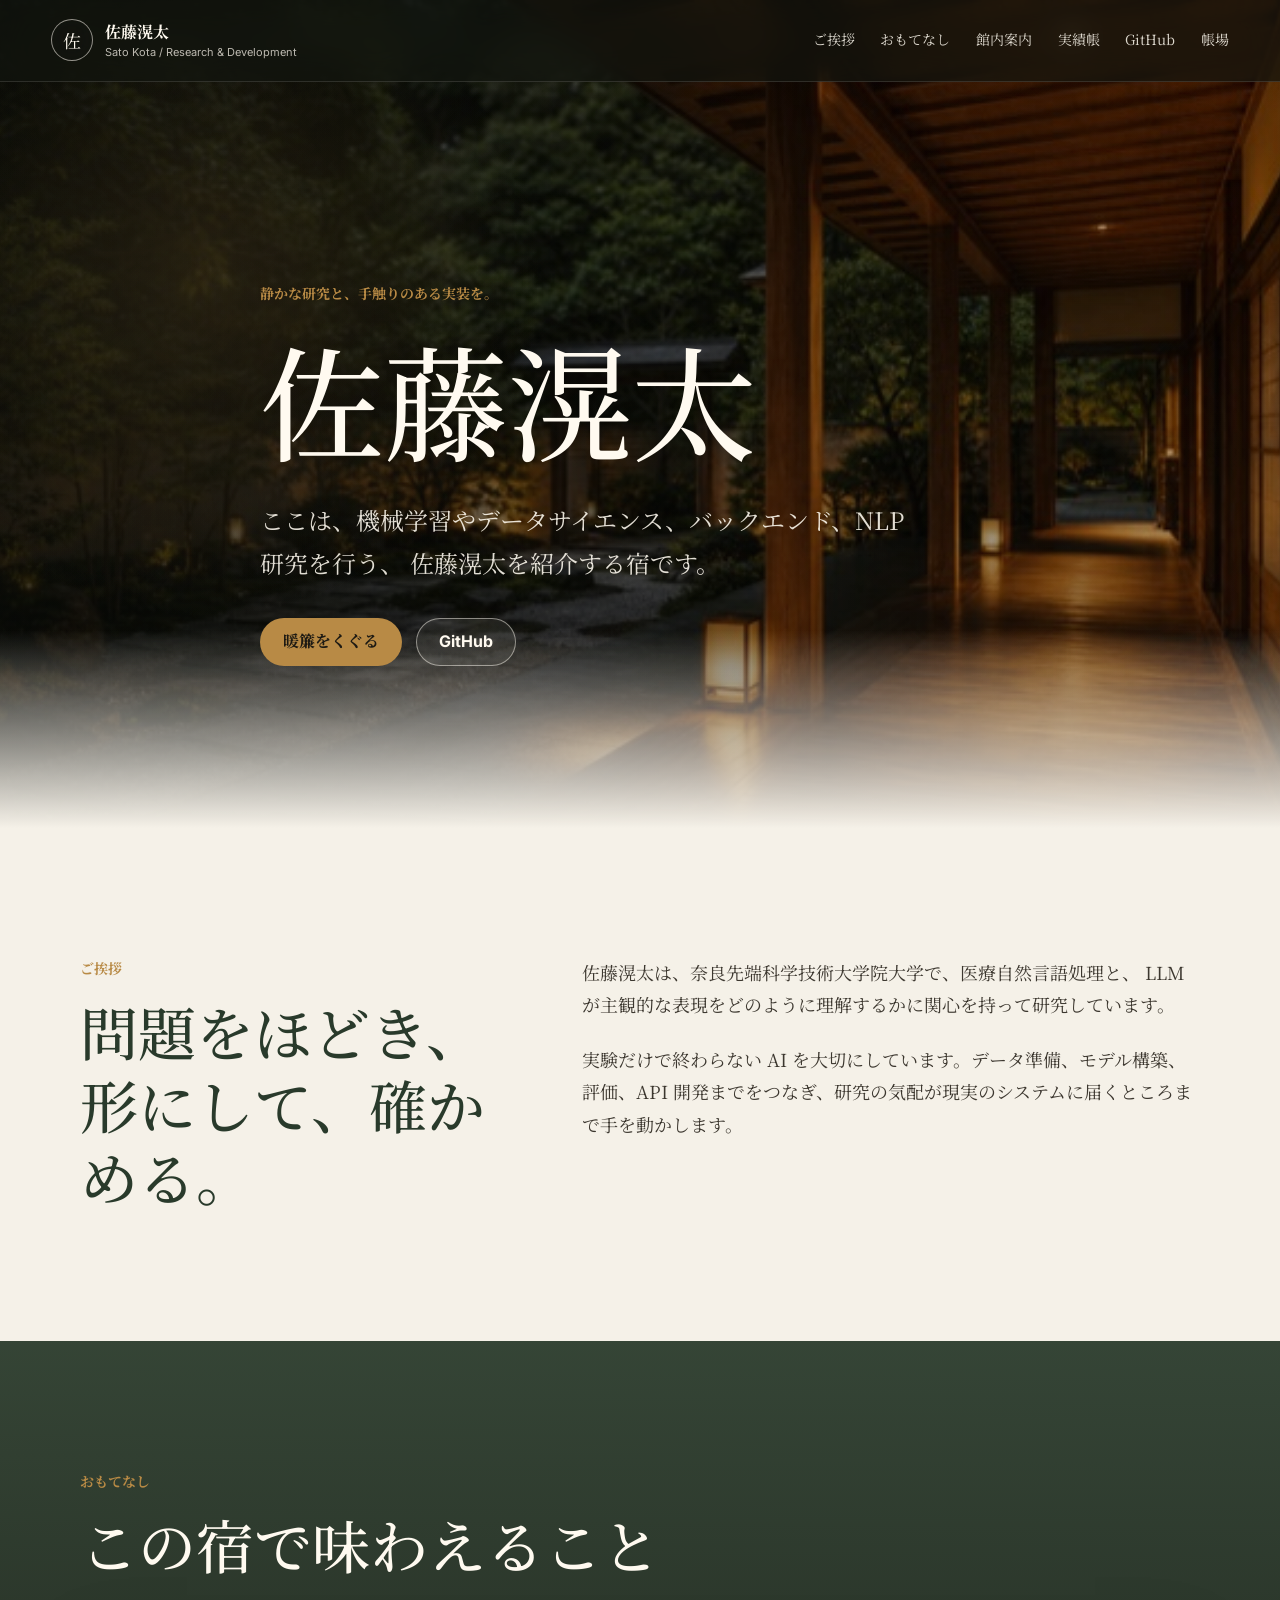
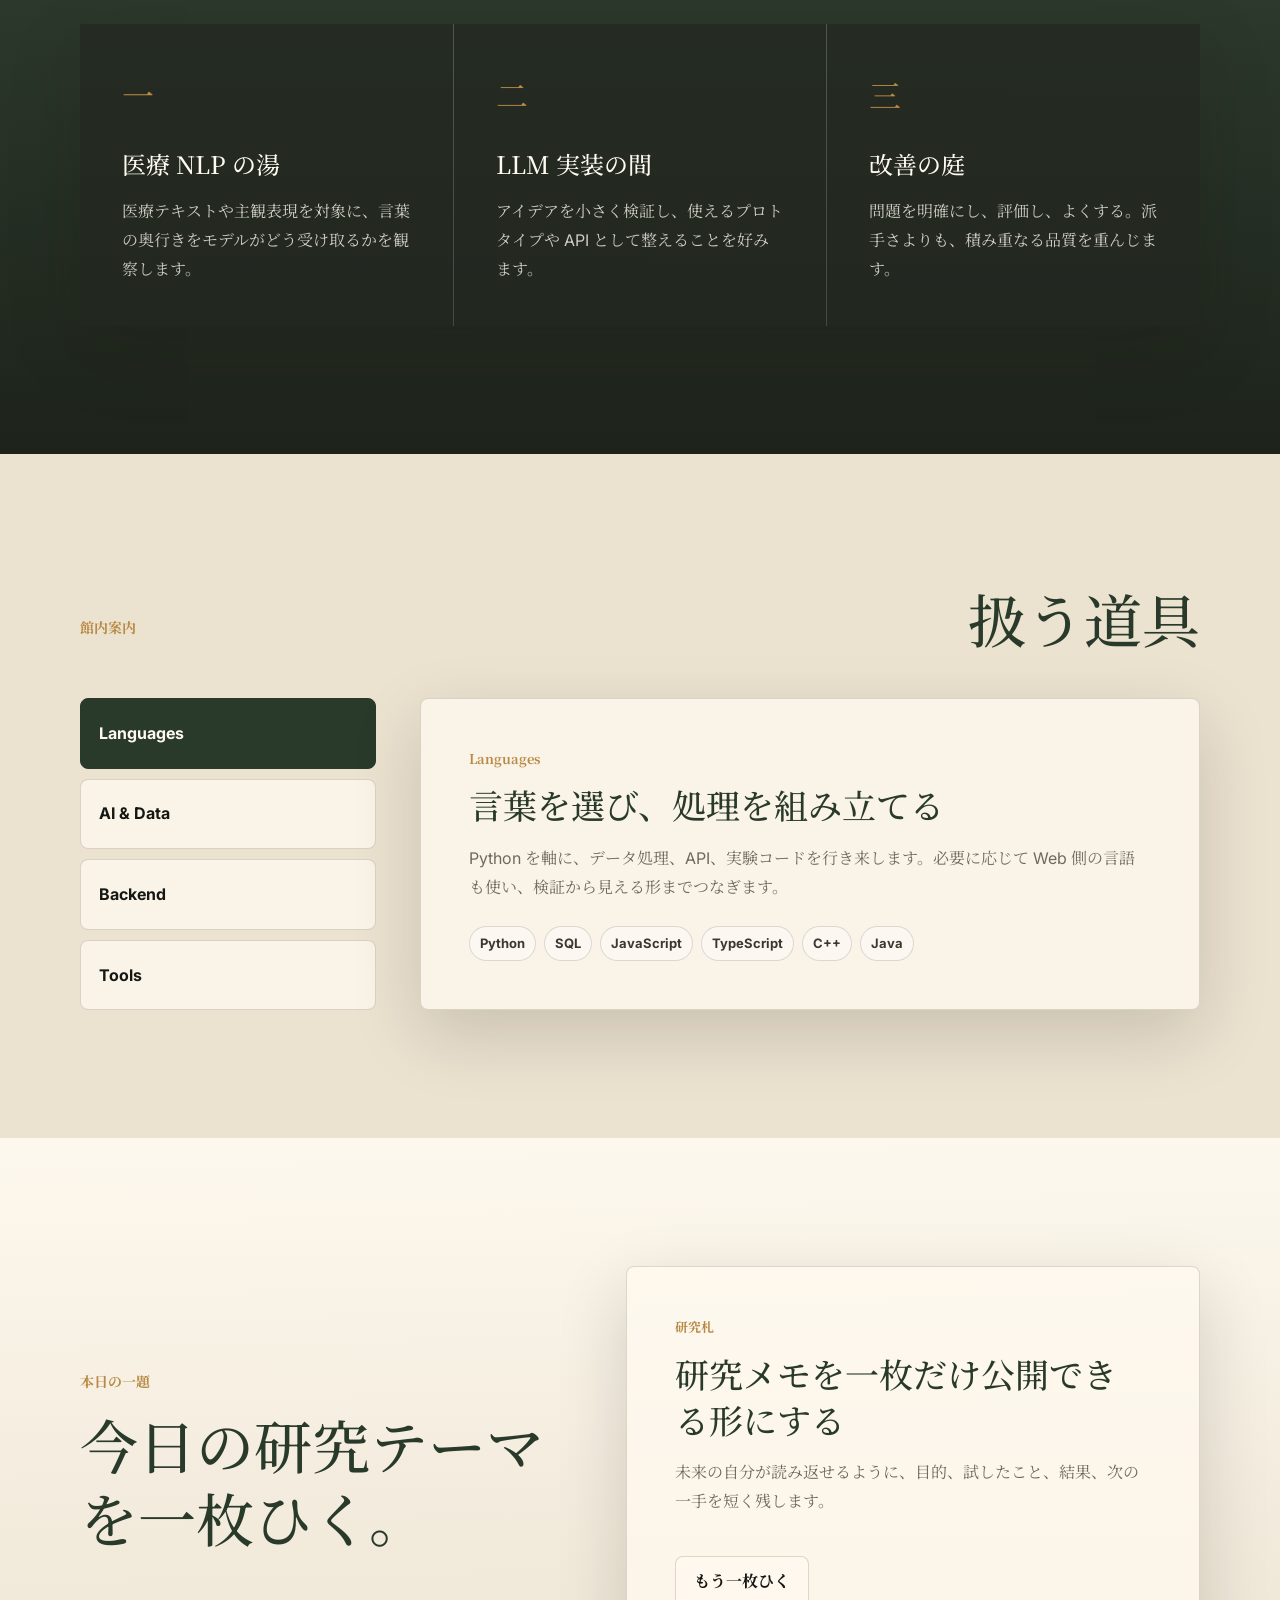
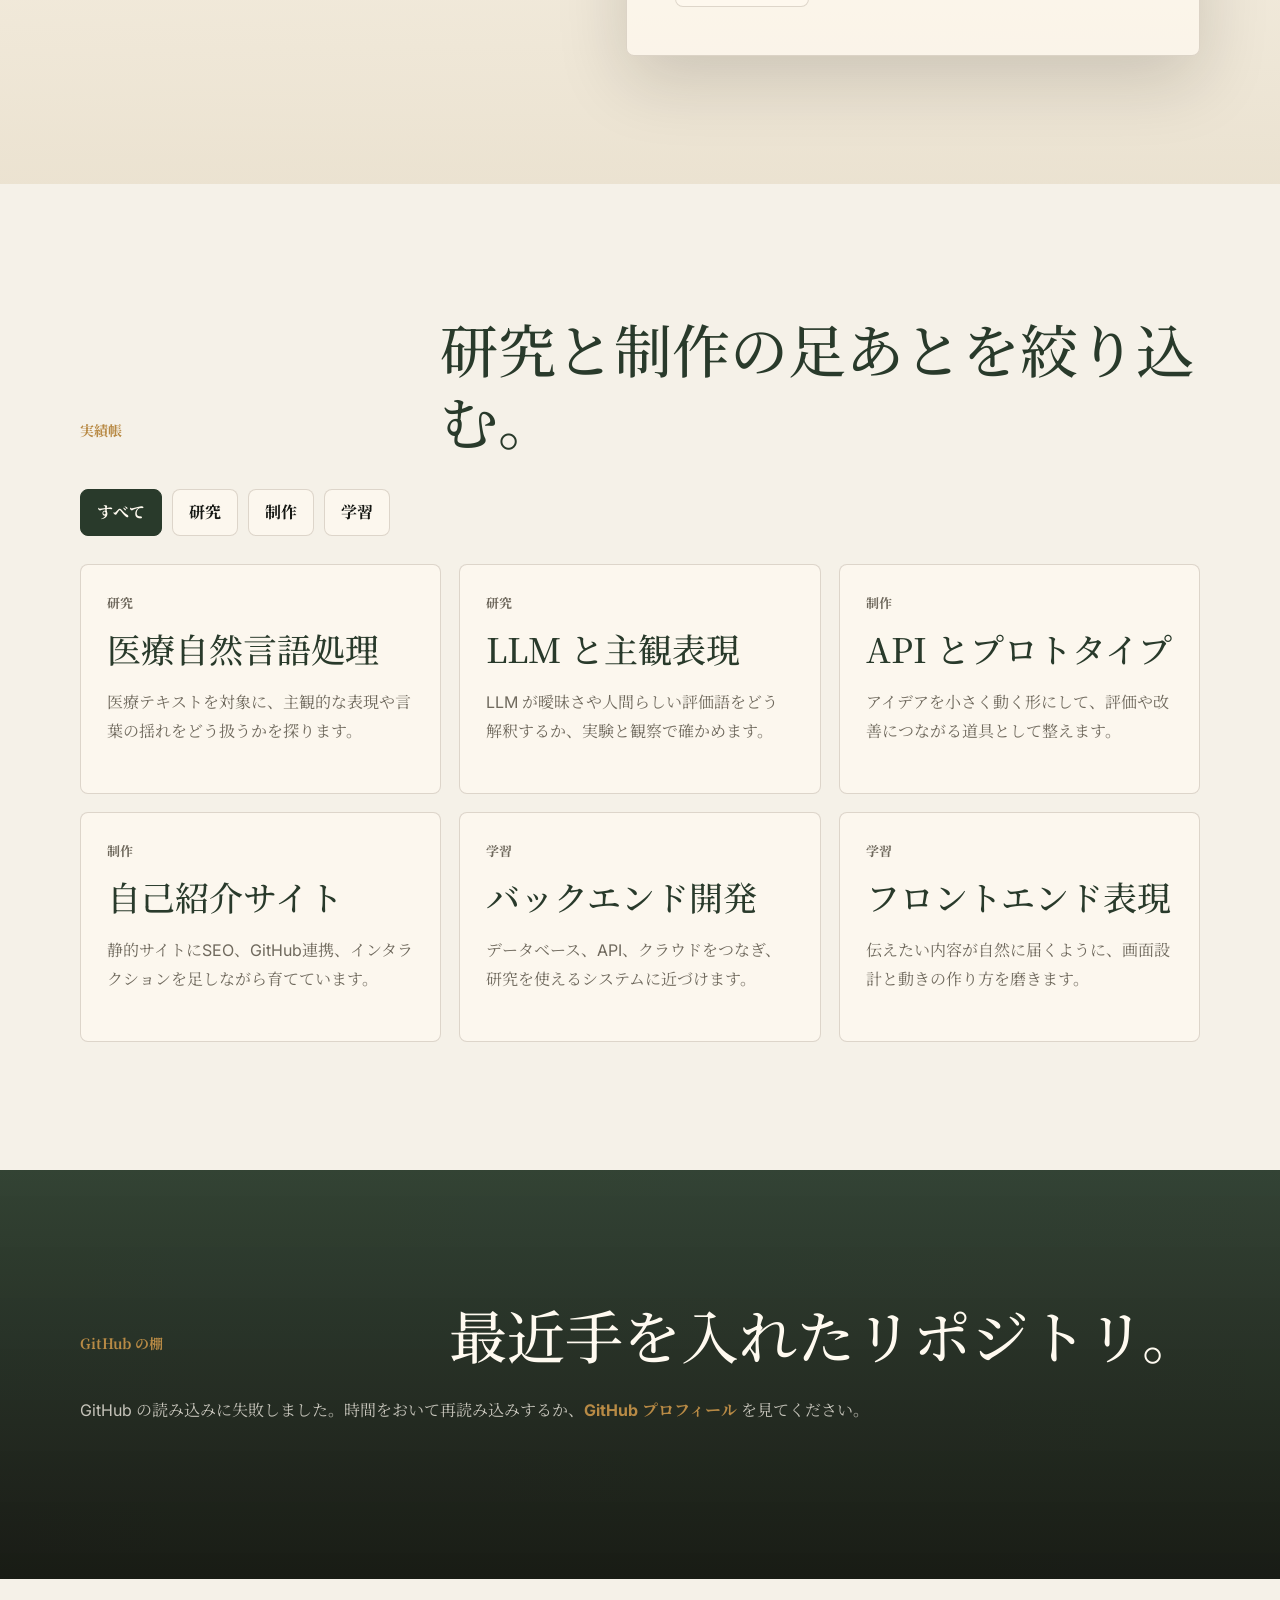
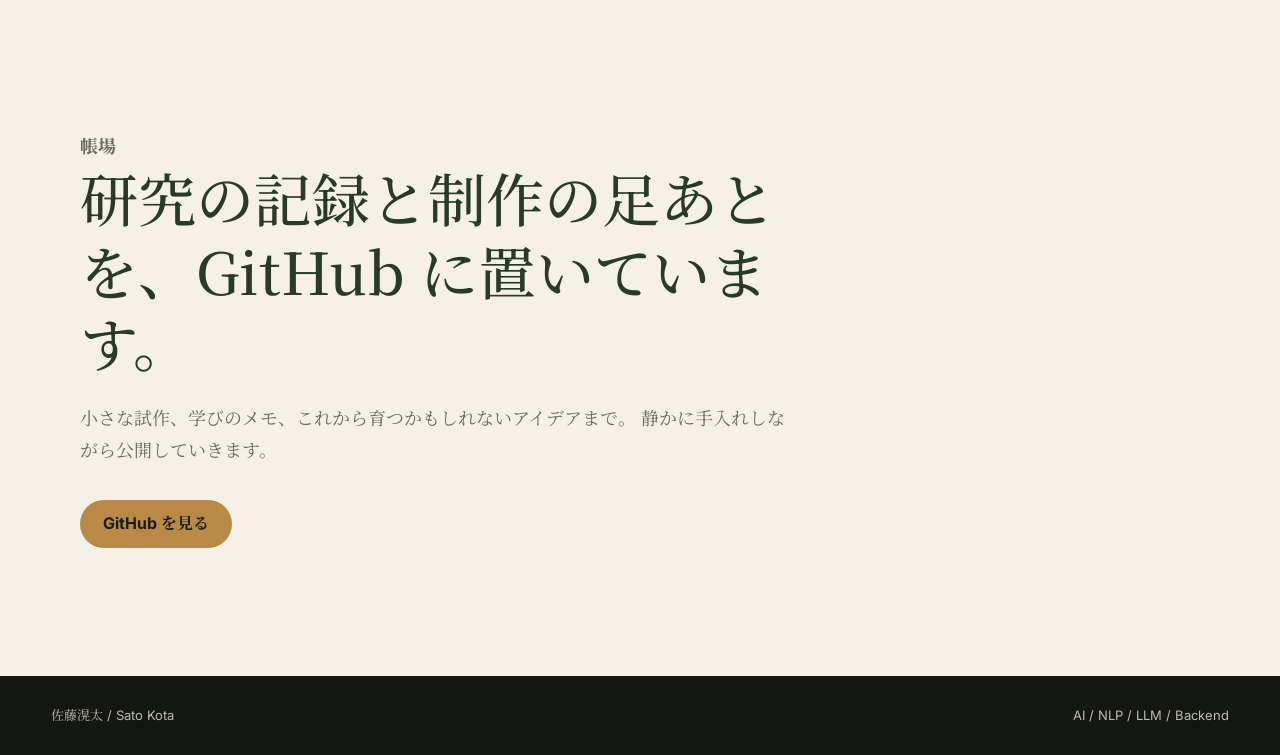
<file: index.html>
<!doctype html>
<html lang="ja">
  <head>
    <meta charset="utf-8">
    <meta name="viewport" content="width=device-width, initial-scale=1">
    <meta name="robots" content="index,follow">
    <meta name="author" content="佐藤滉太">
    <meta
      name="description"
      content="佐藤滉太の公式プロフィールページ。AI、自然言語処理、LLM、バックエンド開発、医療NLPへの関心と制作の足あとをまとめています。"
    >
    <meta property="og:type" content="profile">
    <meta property="og:site_name" content="佐藤滉太">
    <meta property="og:title" content="佐藤滉太">
    <meta
      property="og:description"
      content="佐藤滉太の公式プロフィールページ。AI、自然言語処理、LLM、バックエンド開発、医療NLPへの関心と制作の足あとをまとめています。"
    >
    <meta property="og:url" content="https://s1300200.github.io/">
    <meta property="og:image" content="https://s1300200.github.io/assets/ryokan-hero-generated.jpg">
    <meta property="og:locale" content="ja_JP">
    <meta name="twitter:card" content="summary_large_image">
    <meta name="twitter:title" content="佐藤滉太">
    <meta
      name="twitter:description"
      content="佐藤滉太の公式プロフィールページ。AI、自然言語処理、LLM、バックエンド開発、医療NLPへの関心と制作の足あとをまとめています。"
    >
    <meta name="twitter:image" content="https://s1300200.github.io/assets/ryokan-hero-generated.jpg">
    <link rel="canonical" href="https://s1300200.github.io/">
    <title>佐藤滉太 | AI・自然言語処理・LLM</title>
    <script type="application/ld+json">
      {
        "@context": "https://schema.org",
        "@type": "Person",
        "name": "佐藤滉太",
        "alternateName": "Sato Kota",
        "url": "https://s1300200.github.io/",
        "image": "https://s1300200.github.io/assets/ryokan-hero-generated.jpg",
        "sameAs": [
          "https://github.com/s1300200"
        ],
        "knowsAbout": [
          "AI",
          "自然言語処理",
          "LLM",
          "医療NLP",
          "バックエンド開発"
        ]
      }
    </script>
    <link rel="preconnect" href="https://fonts.googleapis.com">
    <link rel="preconnect" href="https://fonts.gstatic.com" crossorigin>
    <link
      href="https://fonts.googleapis.com/css2?family=Noto+Serif+JP:wght@400;500;700&family=Inter:wght@400;500;600;700&display=swap"
      rel="stylesheet"
    >
    <link rel="stylesheet" href="assets/css/styles.css?v=20260606-clean">
    <script src="assets/js/main.js" defer></script>
  </head>
  <body>
    <header class="site-header" aria-label="サイトヘッダー">
      <a class="brand" href="#top" aria-label="佐藤滉太のページトップへ">
        <span class="brand-mark" aria-hidden="true">佐</span>
        <span>
          <span class="brand-name">佐藤滉太</span>
          <span class="brand-sub">Sato Kota / Research & Development</span>
        </span>
      </a>
      <nav class="nav" aria-label="ページ内ナビゲーション">
        <a href="#about">ご挨拶</a>
        <a href="#work">おもてなし</a>
        <a href="#skills">館内案内</a>
        <a href="#records">実績帳</a>
        <a href="#repos">GitHub</a>
        <a href="#contact">帳場</a>
      </nav>
    </header>

    <main id="top">
      <section class="hero" aria-label="メインビジュアル">
        <div class="hero-overlay"></div>
        <div class="hero-content">
          <p class="kicker">静かな研究と、手触りのある実装を。</p>
          <h1>佐藤滉太</h1>
          <p class="lead">
            ここは、機械学習やデータサイエンス、バックエンド、NLP研究を行う、
            佐藤滉太を紹介する宿です。
          </p>
          <div class="hero-actions" aria-label="主要リンク">
            <a class="button primary" href="#about">暖簾をくぐる</a>
            <a class="button ghost" href="https://github.com/s1300200">GitHub</a>
          </div>
        </div>
      </section>

      <section class="intro-band reveal" id="about">
        <div class="section-inner two-column">
          <div>
            <p class="section-label">ご挨拶</p>
            <h2>問題をほどき、形にして、確かめる。</h2>
          </div>
          <div class="prose">
            <p>
              佐藤滉太は、奈良先端科学技術大学院大学で、医療自然言語処理と、
              LLM が主観的な表現をどのように理解するかに関心を持って研究しています。
            </p>
            <p>
              実験だけで終わらない AI を大切にしています。データ準備、モデル構築、
              評価、API 開発までをつなぎ、研究の気配が現実のシステムに届くところまで手を動かします。
            </p>
          </div>
        </div>
      </section>

      <section class="experience reveal" id="work">
        <div class="section-inner">
          <p class="section-label">おもてなし</p>
          <h2>この宿で味わえること</h2>
          <div class="feature-grid">
            <article class="feature reveal">
              <span class="feature-number">一</span>
              <h3>医療 NLP の湯</h3>
              <p>
                医療テキストや主観表現を対象に、言葉の奥行きをモデルがどう受け取るかを観察します。
              </p>
            </article>
            <article class="feature reveal">
              <span class="feature-number">二</span>
              <h3>LLM 実装の間</h3>
              <p>
                アイデアを小さく検証し、使えるプロトタイプや API として整えることを好みます。
              </p>
            </article>
            <article class="feature reveal">
              <span class="feature-number">三</span>
              <h3>改善の庭</h3>
              <p>
                問題を明確にし、評価し、よくする。派手さよりも、積み重なる品質を重んじます。
              </p>
            </article>
          </div>
        </div>
      </section>

      <section class="skills reveal" id="skills">
        <div class="section-inner">
          <div class="section-heading">
            <p class="section-label">館内案内</p>
            <h2>扱う道具</h2>
          </div>
          <div class="skill-switcher">
            <div class="skill-tabs" role="tablist" aria-label="扱う道具の切り替え">
              <button class="skill-tab is-active" type="button" role="tab" aria-selected="true" data-skill="languages">
                Languages
              </button>
              <button class="skill-tab" type="button" role="tab" aria-selected="false" data-skill="ai">
                AI & Data
              </button>
              <button class="skill-tab" type="button" role="tab" aria-selected="false" data-skill="backend">
                Backend
              </button>
              <button class="skill-tab" type="button" role="tab" aria-selected="false" data-skill="tools">
                Tools
              </button>
            </div>
            <article class="skill-panel" aria-live="polite">
              <p class="panel-kicker" id="skill-category">Languages</p>
              <h3 id="skill-title">言葉を選び、処理を組み立てる</h3>
              <p id="skill-description">
                Python を軸に、データ処理、API、実験コードを行き来します。必要に応じて Web 側の言語も使い、検証から見える形までつなぎます。
              </p>
              <div class="skill-tags" id="skill-tags" aria-label="関連技術">
                <span>Python</span>
                <span>SQL</span>
                <span>JavaScript</span>
                <span>TypeScript</span>
                <span>C++</span>
                <span>Java</span>
              </div>
            </article>
          </div>
        </div>
      </section>

      <section class="theme-lottery reveal" id="theme">
        <div class="section-inner lottery-inner">
          <div>
            <p class="section-label">本日の一題</p>
            <h2>今日の研究テーマを一枚ひく。</h2>
          </div>
          <div class="lottery-card" aria-live="polite">
            <p class="panel-kicker">研究札</p>
            <h3 id="theme-title">小さな評価指標をひとつ作る</h3>
            <p id="theme-body">
              今日は、モデルの出力を眺めるだけで終わらせず、良し悪しを比べるための小さなものさしを作る日です。
            </p>
            <button class="draw-button" type="button" id="theme-draw">もう一枚ひく</button>
          </div>
        </div>
      </section>

      <section class="records reveal" id="records">
        <div class="section-inner">
          <div class="section-heading">
            <p class="section-label">実績帳</p>
            <h2>研究と制作の足あとを絞り込む。</h2>
          </div>
          <div class="filter-bar" aria-label="実績の絞り込み">
            <button class="filter-button is-active" type="button" data-filter="all" aria-pressed="true">すべて</button>
            <button class="filter-button" type="button" data-filter="research" aria-pressed="false">研究</button>
            <button class="filter-button" type="button" data-filter="build" aria-pressed="false">制作</button>
            <button class="filter-button" type="button" data-filter="learning" aria-pressed="false">学習</button>
          </div>
          <div class="record-grid">
            <article class="record-card reveal" data-kind="research">
              <p class="record-type">研究</p>
              <h3>医療自然言語処理</h3>
              <p>医療テキストを対象に、主観的な表現や言葉の揺れをどう扱うかを探ります。</p>
            </article>
            <article class="record-card reveal" data-kind="research">
              <p class="record-type">研究</p>
              <h3>LLM と主観表現</h3>
              <p>LLM が曖昧さや人間らしい評価語をどう解釈するか、実験と観察で確かめます。</p>
            </article>
            <article class="record-card reveal" data-kind="build">
              <p class="record-type">制作</p>
              <h3>API とプロトタイプ</h3>
              <p>アイデアを小さく動く形にして、評価や改善につながる道具として整えます。</p>
            </article>
            <article class="record-card reveal" data-kind="build">
              <p class="record-type">制作</p>
              <h3>自己紹介サイト</h3>
              <p>静的サイトにSEO、GitHub連携、インタラクションを足しながら育てています。</p>
            </article>
            <article class="record-card reveal" data-kind="learning">
              <p class="record-type">学習</p>
              <h3>バックエンド開発</h3>
              <p>データベース、API、クラウドをつなぎ、研究を使えるシステムに近づけます。</p>
            </article>
            <article class="record-card reveal" data-kind="learning">
              <p class="record-type">学習</p>
              <h3>フロントエンド表現</h3>
              <p>伝えたい内容が自然に届くように、画面設計と動きの作り方を磨きます。</p>
            </article>
          </div>
        </div>
      </section>

      <section class="repositories reveal" id="repos">
        <div class="section-inner">
          <div class="section-heading">
            <p class="section-label">GitHub の棚</p>
            <h2>最近手を入れたリポジトリ。</h2>
          </div>
          <p class="repo-status" id="repo-status">GitHub から公開リポジトリを読み込んでいます。</p>
          <div class="repo-grid" id="repo-list" aria-live="polite"></div>
        </div>
      </section>

      <section class="closing reveal" id="contact">
        <div class="section-inner closing-inner">
          <p class="section-label">帳場</p>
          <h2>研究の記録と制作の足あとを、GitHub に置いています。</h2>
          <p>
            小さな試作、学びのメモ、これから育つかもしれないアイデアまで。
            静かに手入れしながら公開していきます。
          </p>
          <a class="button primary" href="https://github.com/s1300200">GitHub を見る</a>
        </div>
      </section>
    </main>

    <footer class="site-footer">
      <span>佐藤滉太 / Sato Kota</span>
      <span>AI / NLP / LLM / Backend</span>
    </footer>
  </body>
</html>
</file>
<file: assets/css/styles.css>
:root {
  --ink: #151713;
  --muted: #6f695d;
  --paper: #f5f1e8;
  --paper-deep: #ebe2d0;
  --cedar: #5b3f2f;
  --moss: #293a2b;
  --moss-light: #5f7157;
  --gold: #b88a45;
  --white: #fffaf0;
  --line: rgba(77, 59, 42, 0.18);
  --shadow: 0 24px 70px rgba(27, 20, 13, 0.16);
}

* {
  box-sizing: border-box;
}

html {
  scroll-behavior: smooth;
}

body {
  margin: 0;
  color: var(--ink);
  background: var(--paper);
  font-family: "Inter", "Noto Serif JP", sans-serif;
  line-height: 1.8;
}

a {
  color: inherit;
  text-decoration: none;
}

.site-header {
  position: fixed;
  z-index: 20;
  top: 0;
  left: 0;
  right: 0;
  display: flex;
  align-items: center;
  justify-content: space-between;
  gap: 24px;
  padding: 18px clamp(20px, 4vw, 56px);
  color: var(--white);
  border-bottom: 1px solid rgba(255, 250, 240, 0.12);
  background: rgba(19, 22, 16, 0.68);
  backdrop-filter: blur(16px);
}

.brand {
  display: inline-flex;
  align-items: center;
  gap: 12px;
  min-width: 190px;
}

.brand-mark {
  display: grid;
  width: 42px;
  height: 42px;
  place-items: center;
  border: 1px solid rgba(255, 250, 240, 0.55);
  border-radius: 50%;
  font-family: "Noto Serif JP", serif;
  font-size: 18px;
  background: rgba(21, 23, 19, 0.24);
  backdrop-filter: blur(10px);
}

.brand-name,
.brand-sub {
  display: block;
}

.brand-name {
  font-weight: 700;
  letter-spacing: 0;
}

.brand-sub {
  margin-top: -4px;
  font-size: 11px;
  color: rgba(255, 250, 240, 0.72);
}

.nav {
  display: flex;
  align-items: center;
  gap: clamp(14px, 2vw, 28px);
  font-family: "Noto Serif JP", serif;
  font-size: 14px;
}

.nav a {
  padding: 8px 0;
  border-bottom: 1px solid transparent;
  color: rgba(255, 250, 240, 0.86);
}

.nav a:hover {
  border-color: rgba(255, 250, 240, 0.65);
  color: var(--white);
}

/* =========================
   Hero
========================= */

.hero {
  position: relative;
  min-height: 92vh;
  display: grid;
  align-items: end;
  overflow: hidden;
  color: var(--white);
  background: #11140f;
}

/* 背景画像：文字が出たあとに、ゆっくり現れる */
.hero::before {
  content: "";
  position: absolute;
  inset: 0;
  z-index: 0;
  background:
    linear-gradient(
      90deg,
      rgba(9, 12, 8, 0.72),
      rgba(9, 12, 8, 0.34) 48%,
      rgba(9, 12, 8, 0.08)
    ),
    url("../ryokan-hero-seo.jpg") center / cover;
  opacity: 0;
  transform: scale(1.035);
  animation: heroImageFadeIn 2400ms cubic-bezier(0.22, 1, 0.36, 1) 1550ms both;
}

/* 下部を紙色につなぐグラデーション */
.hero::after {
  content: "";
  position: absolute;
  left: 0;
  right: 0;
  bottom: 0;
  z-index: 2;
  height: 22vh;
  background: linear-gradient(180deg, rgba(245, 241, 232, 0), var(--paper));
  pointer-events: none;
}

/* 背景の上に乗る光と暗さ */
.hero-overlay {
  position: absolute;
  inset: 0;
  z-index: 1;
  background:
    radial-gradient(circle at 16% 34%, rgba(184, 138, 69, 0.16), transparent 28%),
    linear-gradient(180deg, rgba(0, 0, 0, 0.08), rgba(10, 10, 8, 0.34));
  opacity: 0;
  animation: heroOverlayFadeIn 2100ms cubic-bezier(0.22, 1, 0.36, 1) 1700ms both;
}

/* 文字位置 */
.hero-content {
  position: relative;
  z-index: 3;
  width: min(760px, calc(100% - 40px));
  margin: 0 auto;
  padding: 150px 0 18vh;
}

/* 文字：完全に見えない状態から、先に同時に出す */
.hero-content > * {
  opacity: 0;
  transform: translateY(12px);
  animation: heroTextFadeIn 1500ms cubic-bezier(0.16, 1, 0.3, 1) 520ms both;
}

/* すべて同時に出す */
.hero-content > :nth-child(1),
.hero-content > :nth-child(2),
.hero-content > :nth-child(3),
.hero-content > :nth-child(4) {
  animation-delay: 520ms;
}

@keyframes heroTextFadeIn {
  from {
    opacity: 0;
    transform: translateY(12px);
  }

  to {
    opacity: 1;
    transform: translateY(0);
  }
}

@keyframes heroImageFadeIn {
  from {
    opacity: 0;
    transform: scale(1.035);
  }

  to {
    opacity: 1;
    transform: scale(1);
  }
}

@keyframes heroOverlayFadeIn {
  from {
    opacity: 0;
  }

  to {
    opacity: 1;
  }
}

.kicker,
.section-label {
  margin: 0 0 14px;
  color: var(--gold);
  font-family: "Noto Serif JP", serif;
  font-size: 14px;
  font-weight: 700;
}

.hero h1,
section h2 {
  margin: 0;
  font-family: "Noto Serif JP", serif;
  font-weight: 500;
  line-height: 1.25;
}

.hero h1 {
  font-size: clamp(64px, 10vw, 124px);
}

.lead {
  max-width: 660px;
  margin: 22px 0 0;
  color: rgba(255, 250, 240, 0.88);
  font-family: "Noto Serif JP", serif;
  font-size: clamp(18px, 2.4vw, 24px);
}

.hero-actions,
.closing-inner .button {
  margin-top: 34px;
}

.button {
  display: inline-flex;
  align-items: center;
  justify-content: center;
  min-height: 48px;
  padding: 11px 22px;
  border: 1px solid transparent;
  border-radius: 999px;
  font-weight: 700;
  line-height: 1.2;
  transition:
    transform 180ms ease,
    background 180ms ease,
    border-color 180ms ease;
}

.button:hover {
  transform: translateY(-2px);
}

.button.primary {
  color: #1d1a13;
  background: var(--gold);
}

.button.ghost {
  margin-left: 10px;
  color: var(--white);
  border-color: rgba(255, 250, 240, 0.48);
  background: rgba(255, 250, 240, 0.08);
  backdrop-filter: blur(10px);
}

.section-inner {
  width: min(1120px, calc(100% - 40px));
  margin: 0 auto;
  padding: clamp(72px, 10vw, 128px) 0;
}

.two-column {
  display: grid;
  grid-template-columns: minmax(240px, 0.8fr) minmax(0, 1.2fr);
  gap: clamp(32px, 7vw, 92px);
}

section h2 {
  max-width: 760px;
  color: var(--moss);
  font-size: clamp(34px, 5vw, 58px);
}

section[id] {
  scroll-margin-top: 88px;
}

.prose {
  color: #3c372f;
  font-family: "Noto Serif JP", serif;
  font-size: 18px;
}

.prose p {
  margin: 0 0 22px;
}

.experience {
  background:
    linear-gradient(180deg, rgba(41, 58, 43, 0.94), rgba(25, 31, 23, 0.98)),
    linear-gradient(90deg, rgba(184, 138, 69, 0.08), transparent);
  color: var(--white);
}

.experience h2 {
  color: var(--white);
}

.feature-grid {
  display: grid;
  grid-template-columns: repeat(3, minmax(0, 1fr));
  gap: 1px;
  margin-top: 44px;
  background: rgba(255, 250, 240, 0.16);
  box-shadow: var(--shadow);
}

.feature {
  min-height: 300px;
  padding: clamp(26px, 4vw, 42px);
  background: rgba(18, 23, 17, 0.68);
}

.feature-number {
  display: block;
  color: var(--gold);
  font-family: "Noto Serif JP", serif;
  font-size: 32px;
}

.feature h3,
.skill-group h3 {
  margin: 18px 0 12px;
  font-family: "Noto Serif JP", serif;
  font-size: 24px;
  font-weight: 500;
}

.feature p {
  margin: 0;
  color: rgba(255, 250, 240, 0.78);
}

.skills {
  background: var(--paper-deep);
}

.section-heading {
  display: flex;
  align-items: end;
  justify-content: space-between;
  gap: 32px;
  margin-bottom: 44px;
}

.skill-switcher {
  display: grid;
  grid-template-columns: minmax(220px, 0.38fr) minmax(0, 1fr);
  gap: clamp(22px, 4vw, 44px);
  align-items: stretch;
}

.skill-tabs {
  display: grid;
  gap: 10px;
}

.skill-tab,
.filter-button,
.draw-button {
  appearance: none;
  border: 1px solid var(--line);
  color: var(--ink);
  background: rgba(255, 250, 240, 0.72);
  font: inherit;
  font-weight: 700;
  cursor: pointer;
  transition:
    transform 180ms ease,
    border-color 180ms ease,
    background 180ms ease,
    color 180ms ease;
}

.skill-tab {
  min-height: 58px;
  padding: 14px 18px;
  text-align: left;
  border-radius: 8px;
}

.skill-tab:hover,
.filter-button:hover,
.draw-button:hover {
  transform: translateY(-2px);
  border-color: rgba(184, 138, 69, 0.72);
}

.skill-tab.is-active,
.filter-button.is-active {
  color: var(--white);
  border-color: var(--moss);
  background: var(--moss);
}

.skill-panel,
.lottery-card {
  min-height: 260px;
  padding: clamp(28px, 5vw, 48px);
  border: 1px solid var(--line);
  border-radius: 8px;
  background: rgba(255, 250, 240, 0.72);
  box-shadow: var(--shadow);
}

.panel-kicker,
.record-type,
.repo-meta {
  margin: 0 0 12px;
  color: var(--gold);
  font-family: "Noto Serif JP", serif;
  font-size: 13px;
  font-weight: 700;
}

.skill-panel h3,
.lottery-card h3,
.record-card h3,
.repo-card h3 {
  margin: 0 0 14px;
  color: var(--moss);
  font-family: "Noto Serif JP", serif;
  font-size: clamp(24px, 3vw, 34px);
  font-weight: 500;
  line-height: 1.35;
}

.skill-panel p,
.lottery-card p,
.record-card p,
.repo-card p,
.repo-status {
  color: var(--muted);
}

.skill-panel .panel-kicker,
.lottery-card .panel-kicker {
  color: var(--gold);
}

.skill-tags,
.repo-tags {
  display: flex;
  flex-wrap: wrap;
  gap: 8px;
  margin-top: 24px;
}

.skill-tags span,
.repo-tags span {
  display: inline-flex;
  align-items: center;
  min-height: 32px;
  padding: 5px 10px;
  border: 1px solid rgba(41, 58, 43, 0.16);
  border-radius: 999px;
  color: #3c372f;
  background: rgba(255, 255, 255, 0.42);
  font-size: 13px;
  font-weight: 700;
}

.skill-layout {
  display: grid;
  grid-template-columns: repeat(4, minmax(0, 1fr));
  gap: 18px;
}

.skill-group {
  min-height: 210px;
  padding: 28px;
  border-top: 3px solid var(--gold);
  background: rgba(255, 250, 240, 0.66);
}

.skill-group h3 {
  color: var(--moss);
}

.skill-group p {
  margin: 0;
  color: var(--muted);
  line-height: 1.7;
}

.theme-lottery {
  background:
    linear-gradient(180deg, rgba(255, 250, 240, 0.9), rgba(235, 226, 208, 0.92)),
    linear-gradient(90deg, rgba(184, 138, 69, 0.08), rgba(41, 58, 43, 0.08));
}

.lottery-inner {
  display: grid;
  grid-template-columns: minmax(240px, 0.9fr) minmax(0, 1.1fr);
  gap: clamp(28px, 6vw, 80px);
  align-items: center;
}

.draw-button {
  min-height: 46px;
  margin-top: 24px;
  padding: 10px 18px;
  border-radius: 8px;
}

.records {
  background: var(--paper);
}

.filter-bar {
  display: flex;
  flex-wrap: wrap;
  gap: 10px;
  margin: -12px 0 28px;
}

.filter-button {
  min-height: 42px;
  padding: 8px 16px;
  border-radius: 8px;
}

.record-grid,
.repo-grid {
  display: grid;
  grid-template-columns: repeat(3, minmax(0, 1fr));
  gap: 18px;
}

.record-card,
.repo-card {
  min-height: 230px;
  padding: 26px;
  border: 1px solid var(--line);
  border-radius: 8px;
  background: rgba(255, 250, 240, 0.68);
}

.record-card.is-hidden {
  display: none;
}

.repositories {
  background:
    linear-gradient(180deg, rgba(41, 58, 43, 0.95), rgba(20, 23, 17, 0.98)),
    linear-gradient(90deg, rgba(184, 138, 69, 0.08), transparent);
  color: var(--white);
}

.repositories h2 {
  color: var(--white);
}

.repo-status {
  margin: -18px 0 26px;
  color: rgba(255, 250, 240, 0.74);
}

.repo-status a {
  color: var(--gold);
  font-weight: 700;
}

.repo-card {
  display: grid;
  align-content: space-between;
  background: rgba(255, 250, 240, 0.08);
  border-color: rgba(255, 250, 240, 0.16);
}

.repo-card h3 {
  color: var(--white);
  font-size: 24px;
}

.repo-card p {
  color: rgba(255, 250, 240, 0.76);
}

.repo-card a {
  display: inline-flex;
  width: fit-content;
  margin-top: 22px;
  color: var(--gold);
  font-weight: 700;
}

.repo-tags span {
  color: rgba(255, 250, 240, 0.88);
  border-color: rgba(255, 250, 240, 0.18);
  background: rgba(255, 250, 240, 0.08);
}

.reveal {
  opacity: 0;
  transform: translateY(24px);
  transition:
    opacity 700ms ease,
    transform 700ms ease;
}

.reveal.is-visible {
  opacity: 1;
  transform: translateY(0);
}

.closing {
  background: var(--paper);
}

.closing-inner {
  display: grid;
  justify-items: start;
  text-align: left;
}

.closing p {
  max-width: 720px;
  margin: 22px 0 0;
  color: var(--muted);
  font-family: "Noto Serif JP", serif;
  font-size: 18px;
}

.site-footer {
  display: flex;
  justify-content: space-between;
  gap: 18px;
  padding: 28px clamp(20px, 4vw, 56px);
  color: rgba(255, 250, 240, 0.72);
  background: #141711;
  font-size: 13px;
}

/* =========================
   Responsive
========================= */

@media (max-width: 900px) {
  .site-header {
    align-items: flex-start;
  }

  .nav {
    display: none;
  }

  .hero {
    min-height: 86vh;
  }

  .two-column,
  .feature-grid,
  .skill-switcher,
  .skill-layout {
    grid-template-columns: 1fr;
  }

  .lottery-inner,
  .record-grid,
  .repo-grid {
    grid-template-columns: 1fr;
  }

  .feature {
    min-height: auto;
  }

  .section-heading {
    display: block;
  }
}

@media (max-width: 560px) {
  .site-header {
    padding: 14px 18px;
  }

  .brand-sub {
    display: none;
  }

  .hero-content,
  .section-inner {
    width: min(100% - 32px, 1120px);
  }

  .hero h1 {
    font-size: 56px;
  }

  .hero-content {
    padding: 120px 0 11vh;
  }

  .hero::after {
    height: 14vh;
  }

  .section-inner {
    padding: 62px 0;
  }

  .button {
    width: 100%;
  }

  .button.ghost {
    margin: 12px 0 0;
  }

  .skill-panel,
  .lottery-card,
  .record-card,
  .repo-card {
    padding: 22px;
  }

  .filter-bar {
    display: grid;
    grid-template-columns: repeat(2, minmax(0, 1fr));
  }

  .filter-button {
    width: 100%;
  }

  .site-footer {
    display: grid;
  }
}

/* 
/* =========================
   Reduced motion
========================= */
/*  ユーザ側の設定で「視覚効果を減らす」があるとき。
 けどフェードインあったほうがそれっぽさがでるのでコメントアウト */
/* @media (prefers-reduced-motion: reduce) {
  html {
    scroll-behavior: auto;
  }

  .button,
  .skill-tab,
  .filter-button,
  .draw-button,
  .reveal {
    transition: none;
  }

  .reveal {
    opacity: 1;
    transform: none;
  }

  .hero::before,
  .hero-overlay,
  .hero-content > * {
    animation: none;
    opacity: 1;
    transform: none;
  }
} */
</file>
